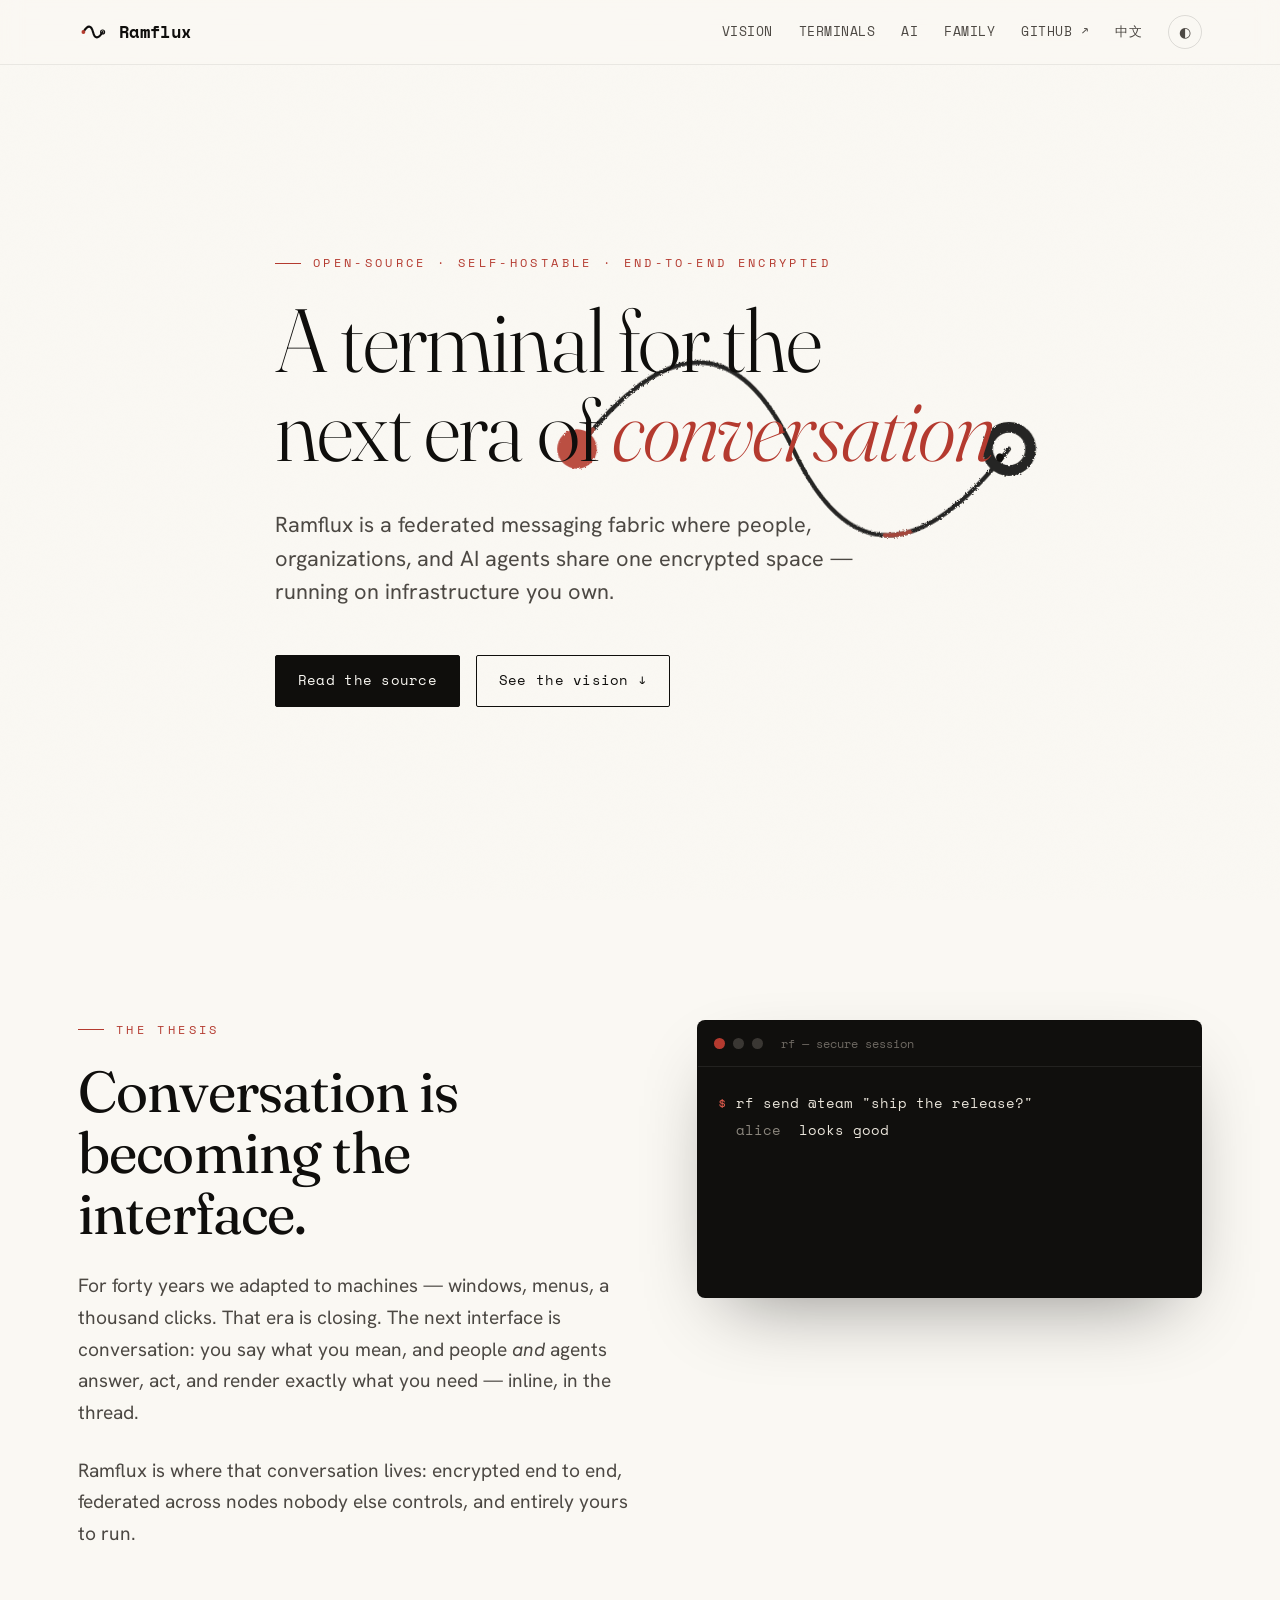
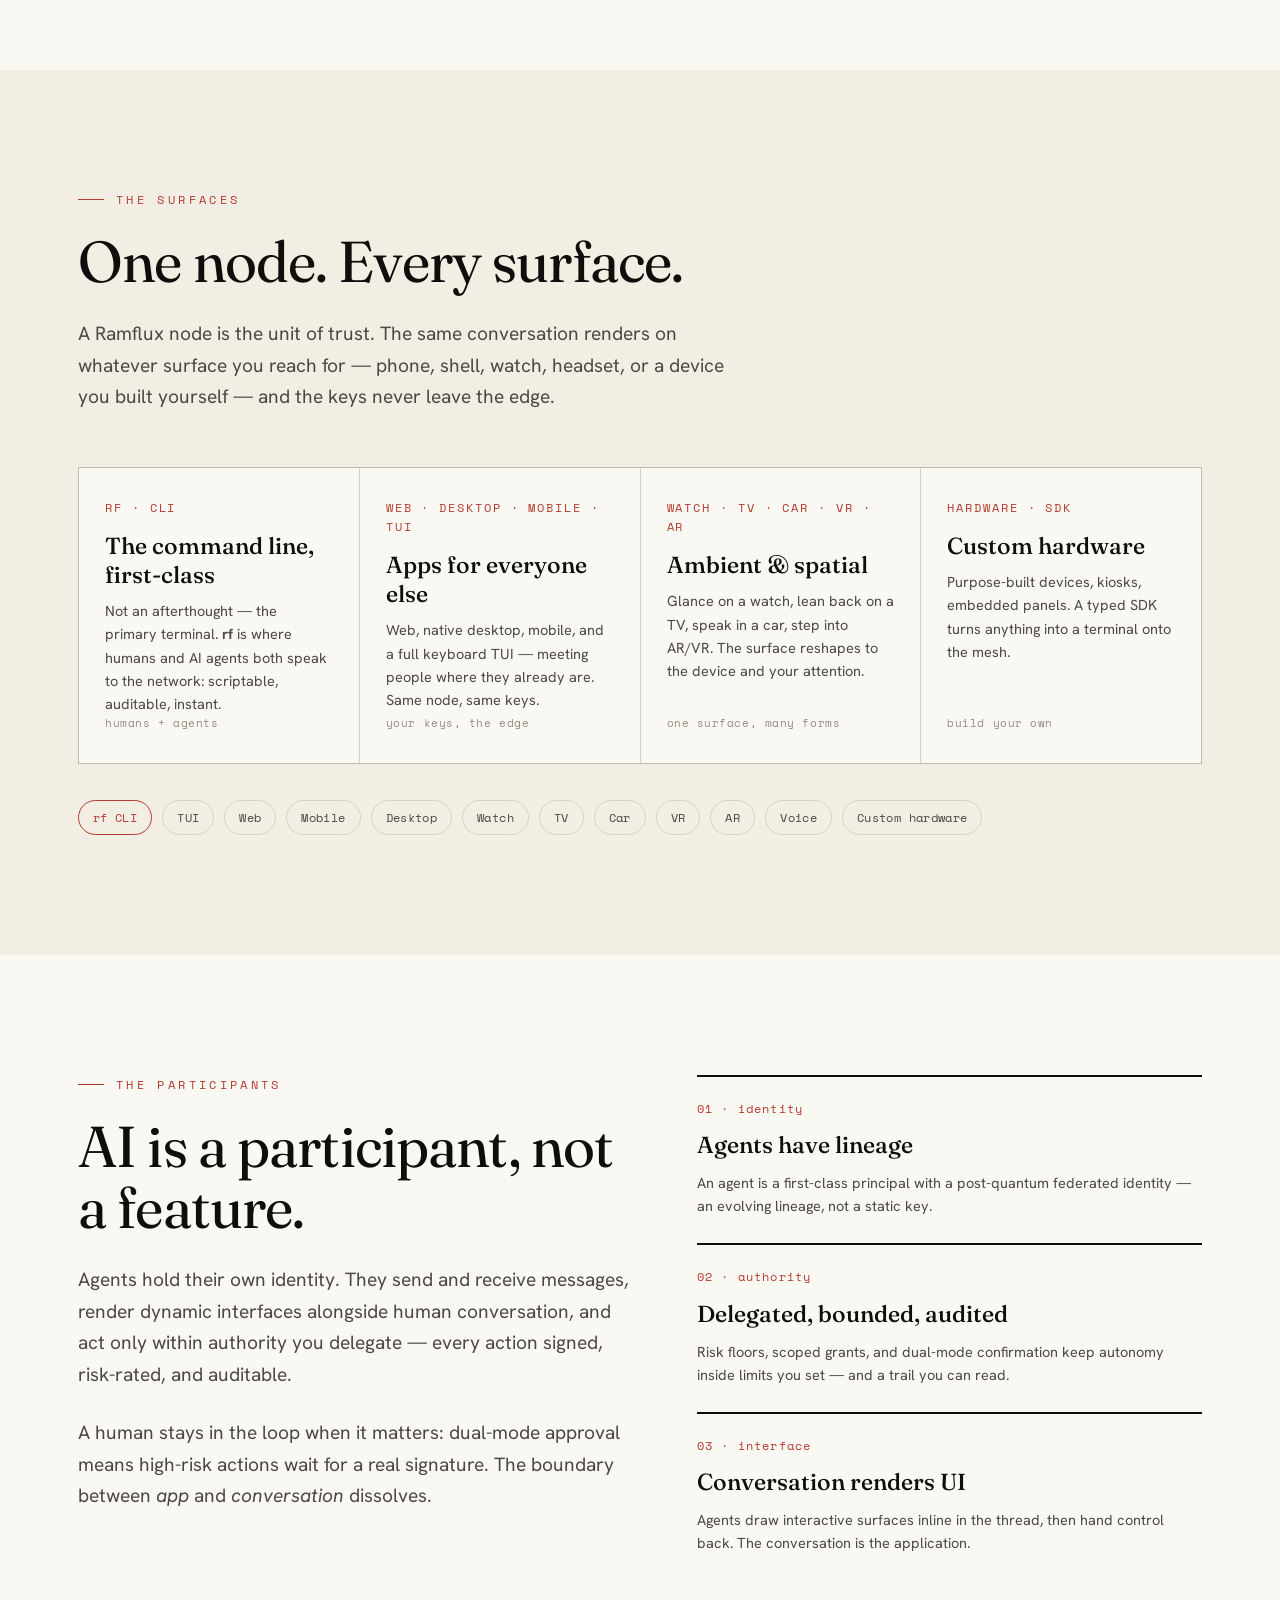
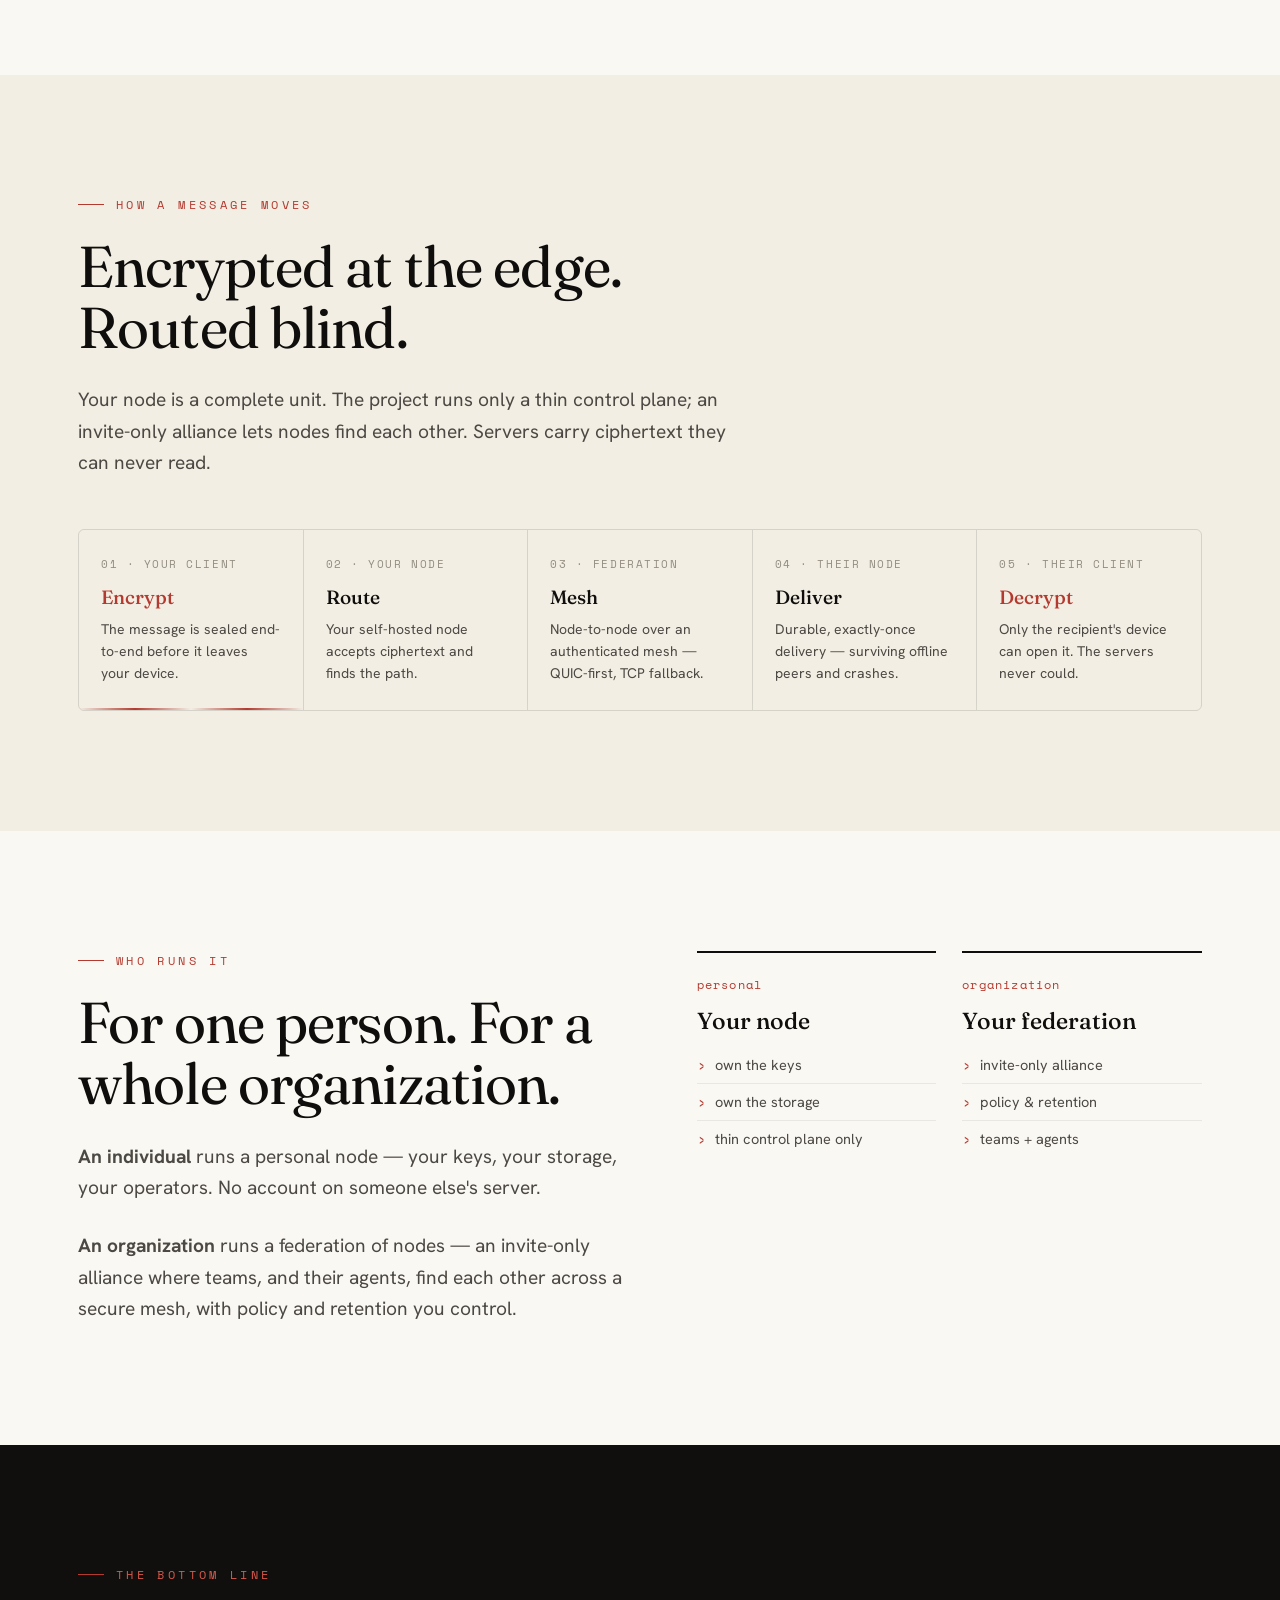
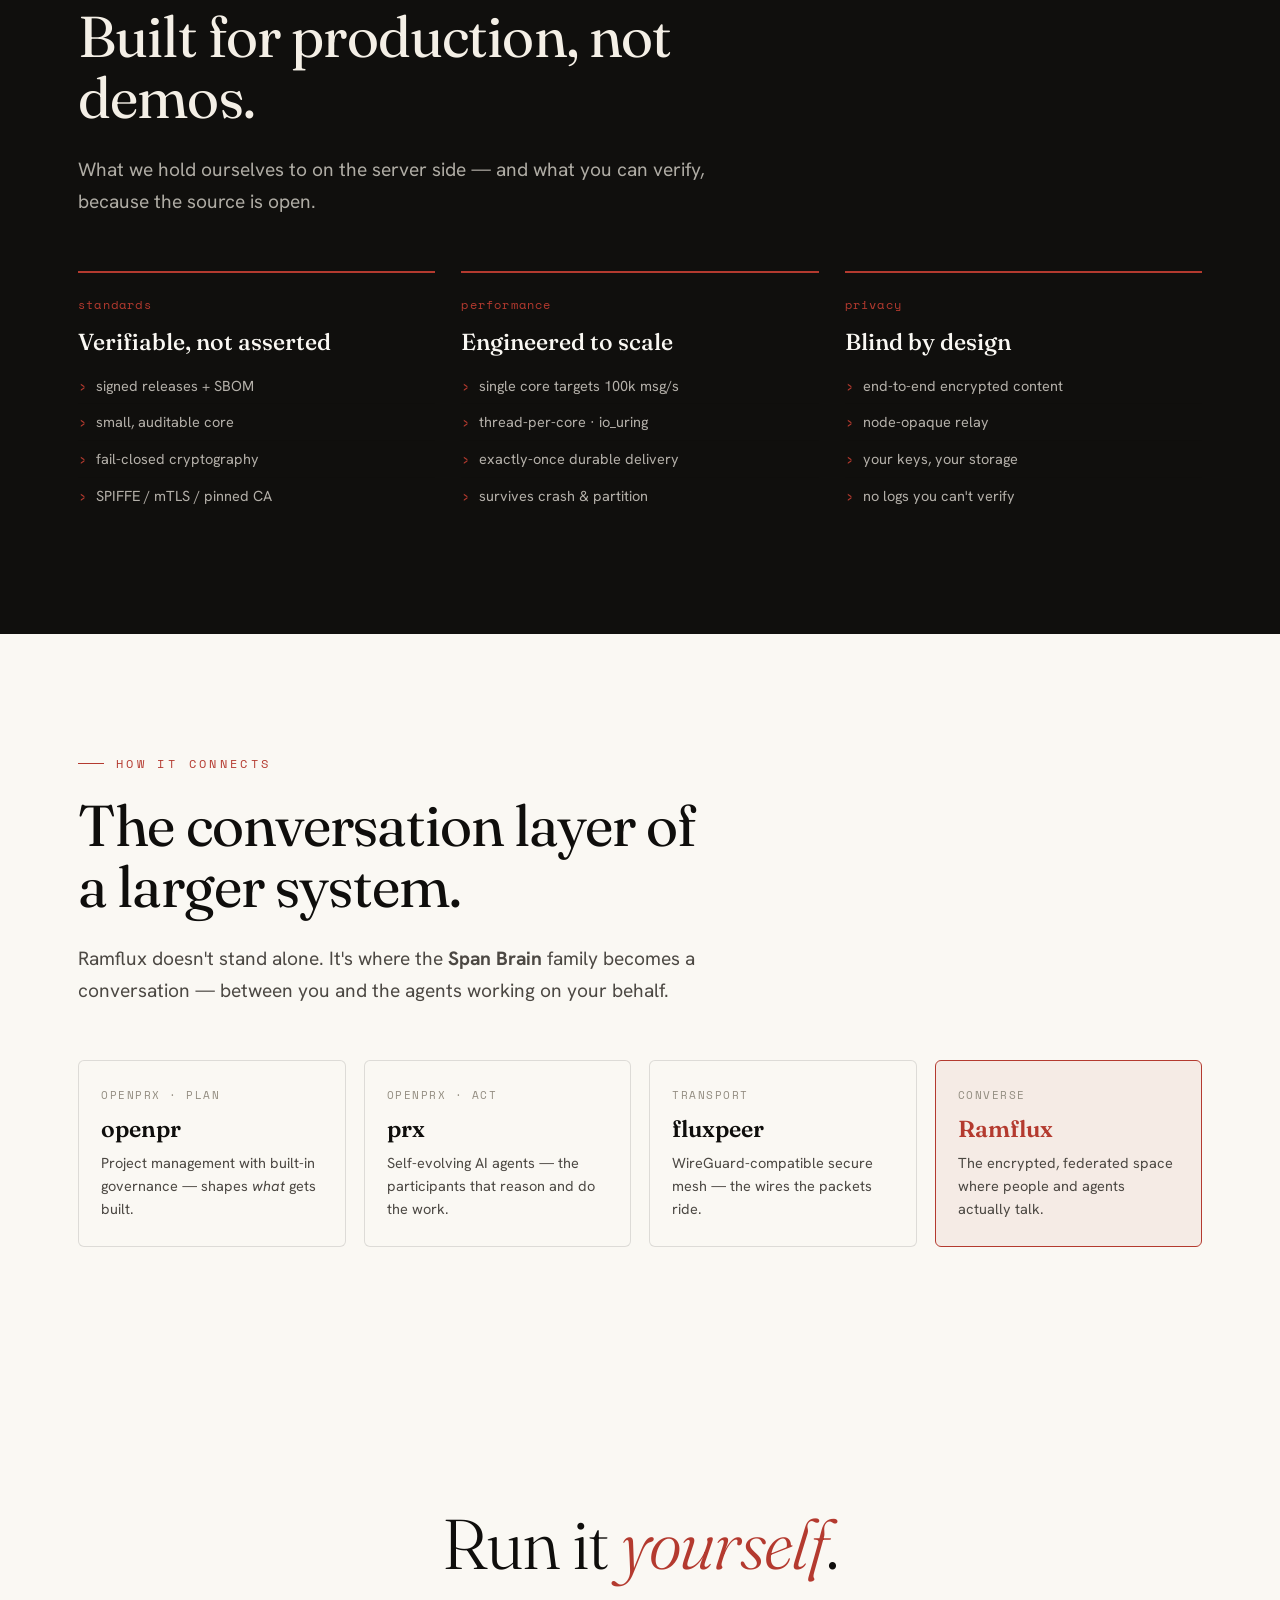
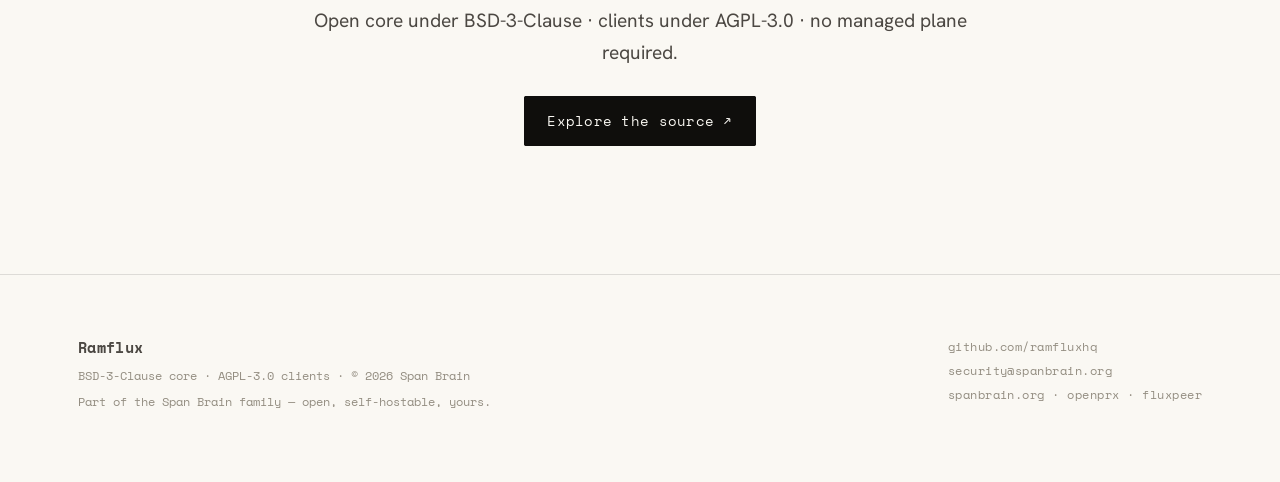
<file: index.html>
<!doctype html>
<html lang="en" data-theme="light">
<head>
<meta charset="utf-8" />
<meta name="viewport" content="width=device-width, initial-scale=1" />
<script>document.documentElement.classList.add('js')</script>
<title>Ramflux — a terminal for the next era of conversation</title>
<meta name="description" content="Open-source, self-hostable, end-to-end-encrypted federated messaging where people, organizations, and AI agents share one space." />
<meta name="theme-color" content="#b43a2f" />
<link rel="icon" type="image/svg+xml" href="favicon.svg" />
<link rel="preconnect" href="https://fonts.googleapis.com">
<link rel="preconnect" href="https://fonts.gstatic.com" crossorigin>
<link href="https://fonts.googleapis.com/css2?family=Fraunces:opsz,wght@9..144,300;9..144,400;9..144,500;9..144,600&family=Space+Mono:wght@400;700&family=Hanken+Grotesk:wght@400;500;600&display=swap" rel="stylesheet">
<link rel="stylesheet" href="site.css">
</head>
<body>

<!-- brand mark (reused) -->
<svg width="0" height="0" style="position:absolute"><defs>
  <filter id="ink" x="-25%" y="-25%" width="150%" height="150%"><feTurbulence type="fractalNoise" baseFrequency="0.9" numOctaves="2" seed="5"/><feDisplacementMap in="SourceGraphic" scale="1.6"/></filter>
</defs></svg>

<header class="bar"><div class="wrap">
  <a class="brand" href="#top">
    <svg viewBox="0 0 100 100"><g filter="url(#ink)"><path d="M 18 50 C 32 26,44 26,50 50 C 56 74,68 74,82 50" fill="none" stroke="var(--fg)" stroke-width="7" stroke-linecap="round"/><circle cx="18" cy="50" r="6.4" fill="var(--vermilion)"/><circle cx="82" cy="50" r="6.6" fill="none" stroke="var(--fg)" stroke-width="4"/></g></svg>
    Ramflux
  </a>
  <nav class="navlinks">
    <a href="#vision">Vision</a>
    <a href="#terminals">Terminals</a>
    <a href="#ai">AI</a>
    <a href="#family">Family</a>
    <a class="ghub" href="https://github.com/ramfluxhq" target="_blank" rel="noopener">GitHub ↗</a>
    <a class="lang" href="zh.html" title="中文">中文</a>
    <button class="tbtn" id="themeBtn" aria-label="toggle theme">◐</button>
  </nav>
</div></header>

<a id="top"></a>
<!-- ===================== HERO ===================== -->
<section class="hero"><div class="wrap">
  <div class="fluxwrap">
    <svg viewBox="0 0 300 200" width="100%">
      <g filter="url(#ink)">
        <path class="flux-path" pathLength="1" d="M 30 100 C 80 36,120 36,150 100 C 180 164,220 164,270 100"/>
        <path class="flux-flow" d="M 30 100 C 80 36,120 36,150 100 C 180 164,220 164,270 100"/>
        <circle class="seal" cx="30" cy="100" r="11" fill="var(--vermilion)"/>
        <circle cx="270" cy="100" r="12" fill="none" stroke="var(--fg)" stroke-width="6"/>
      </g>
    </svg>
  </div>
  <div class="eyebrow">open-source · self-hostable · end-to-end encrypted</div>
  <h1>A terminal for the<br>next era of <em>conversation</em>.</h1>
  <p class="sub">Ramflux is a federated messaging fabric where people, organizations, and AI agents share one encrypted space — running on infrastructure you own.</p>
  <div class="cta">
    <a class="btn" href="https://github.com/ramfluxhq" target="_blank" rel="noopener">Read the source</a>
    <a class="btn ghost" href="#vision">See the vision ↓</a>
  </div>
</div></section>

<!-- ===================== VISION ===================== -->
<section id="vision"><div class="wrap grid2">
  <div class="reveal">
    <div class="eyebrow">the thesis</div>
    <h2 class="big">Conversation is becoming the interface.</h2>
    <p class="lead">For forty years we adapted to machines — windows, menus, a thousand clicks. That era is closing. The next interface is conversation: you say what you mean, and people <em>and</em> agents answer, act, and render exactly what you need — inline, in the thread.</p>
    <p class="lead">Ramflux is where that conversation lives: encrypted end to end, federated across nodes nobody else controls, and entirely yours to run.</p>
  </div>
  <div class="reveal term" id="termDemo">
    <div class="tt"><i class="r"></i><i></i><i></i><span>rf — secure session</span></div>
    <div class="body" id="termBody"></div>
  </div>
</div></section>

<!-- ===================== TERMINALS ===================== -->
<section id="terminals" style="background:var(--paper-soft)"><div class="wrap">
  <div class="reveal">
    <div class="eyebrow">the surfaces</div>
    <h2 class="big">One node. Every surface.</h2>
    <p class="lead">A Ramflux node is the unit of trust. The same conversation renders on whatever surface you reach for — phone, shell, watch, headset, or a device you built yourself — and the keys never leave the edge.</p>
  </div>
  <div class="cards reveal">
    <div class="card"><div class="k">rf · cli</div><h3>The command line, first-class</h3><p>Not an afterthought — the primary terminal. <b>rf</b> is where humans and AI agents both speak to the network: scriptable, auditable, instant.</p><div class="tag">humans + agents</div></div>
    <div class="card"><div class="k">web · desktop · mobile · tui</div><h3>Apps for everyone else</h3><p>Web, native desktop, mobile, and a full keyboard TUI — meeting people where they already are. Same node, same keys.</p><div class="tag">your keys, the edge</div></div>
    <div class="card"><div class="k">watch · tv · car · vr · ar</div><h3>Ambient &amp; spatial</h3><p>Glance on a watch, lean back on a TV, speak in a car, step into AR/VR. The surface reshapes to the device and your attention.</p><div class="tag">one surface, many forms</div></div>
    <div class="card"><div class="k">hardware · sdk</div><h3>Custom hardware</h3><p>Purpose-built devices, kiosks, embedded panels. A typed SDK turns anything into a terminal onto the mesh.</p><div class="tag">build your own</div></div>
  </div>
  <div class="spectrum reveal">
    <span class="hot">rf CLI</span><span>TUI</span><span>Web</span><span>Mobile</span><span>Desktop</span><span>Watch</span><span>TV</span><span>Car</span><span>VR</span><span>AR</span><span>Voice</span><span>Custom hardware</span>
  </div>
</div></section>

<!-- ===================== AI ===================== -->
<section id="ai"><div class="wrap grid2">
  <div class="reveal">
    <div class="eyebrow">the participants</div>
    <h2 class="big">AI is a participant, not a feature.</h2>
    <p class="lead">Agents hold their own identity. They send and receive messages, render dynamic interfaces alongside human conversation, and act only within authority you delegate — every action signed, risk-rated, and auditable.</p>
    <p class="lead">A human stays in the loop when it matters: dual-mode approval means high-risk actions wait for a real signature. The boundary between <em>app</em> and <em>conversation</em> dissolves.</p>
  </div>
  <div class="reveal">
    <div class="std" style="margin-top:0;grid-template-columns:1fr">
      <div class="s"><div class="num">01 · identity</div><h4>Agents have lineage</h4><p style="font-size:14.5px;color:var(--ink-mute)">An agent is a first-class principal with a post-quantum federated identity — an evolving lineage, not a static key.</p></div>
      <div class="s"><div class="num">02 · authority</div><h4>Delegated, bounded, audited</h4><p style="font-size:14.5px;color:var(--ink-mute)">Risk floors, scoped grants, and dual-mode confirmation keep autonomy inside limits you set — and a trail you can read.</p></div>
      <div class="s"><div class="num">03 · interface</div><h4>Conversation renders UI</h4><p style="font-size:14.5px;color:var(--ink-mute)">Agents draw interactive surfaces inline in the thread, then hand control back. The conversation is the application.</p></div>
    </div>
  </div>
</div></section>

<!-- ===================== MESSAGE FLOW ===================== -->
<section style="background:var(--paper-soft)"><div class="wrap">
  <div class="reveal">
    <div class="eyebrow">how a message moves</div>
    <h2 class="big">Encrypted at the edge. Routed blind.</h2>
    <p class="lead">Your node is a complete unit. The project runs only a thin control plane; an invite-only alliance lets nodes find each other. Servers carry ciphertext they can never read.</p>
  </div>
  <div class="flow reveal">
    <div class="node enc"><div class="n">01 · your client</div><strong>Encrypt</strong><p>The message is sealed end-to-end before it leaves your device.</p><div class="pulse"></div></div>
    <div class="node"><div class="n">02 · your node</div><strong>Route</strong><p>Your self-hosted node accepts ciphertext and finds the path.</p></div>
    <div class="node"><div class="n">03 · federation</div><strong>Mesh</strong><p>Node-to-node over an authenticated mesh — QUIC-first, TCP fallback.</p></div>
    <div class="node"><div class="n">04 · their node</div><strong>Deliver</strong><p>Durable, exactly-once delivery — surviving offline peers and crashes.</p></div>
    <div class="node dec"><div class="n">05 · their client</div><strong>Decrypt</strong><p>Only the recipient's device can open it. The servers never could.</p></div>
  </div>
</div></section>

<!-- ===================== SCALE: INDIVIDUAL / ORG ===================== -->
<section><div class="wrap grid2">
  <div class="reveal">
    <div class="eyebrow">who runs it</div>
    <h2 class="big">For one person. For a whole organization.</h2>
    <p class="lead"><b>An individual</b> runs a personal node — your keys, your storage, your operators. No account on someone else's server.</p>
    <p class="lead"><b>An organization</b> runs a federation of nodes — an invite-only alliance where teams, and their agents, find each other across a secure mesh, with policy and retention you control.</p>
  </div>
  <div class="reveal">
    <div class="std" style="margin-top:0;grid-template-columns:1fr 1fr">
      <div class="s"><div class="num">personal</div><h4>Your node</h4><ul><li>own the keys</li><li>own the storage</li><li>thin control plane only</li></ul></div>
      <div class="s"><div class="num">organization</div><h4>Your federation</h4><ul><li>invite-only alliance</li><li>policy &amp; retention</li><li>teams + agents</li></ul></div>
    </div>
  </div>
</div></section>

<!-- ===================== STANDARDS / PERFORMANCE / PRIVACY ===================== -->
<section id="standards" style="background:#100f0d;color:#f4efe6"><div class="wrap">
  <div class="reveal">
    <div class="eyebrow" style="color:var(--vermilion-bright)">the bottom line</div>
    <h2 class="big" style="color:#f4efe6">Built for production, not demos.</h2>
    <p class="lead" style="color:rgba(244,239,230,.7)">What we hold ourselves to on the server side — and what you can verify, because the source is open.</p>
  </div>
  <div class="std reveal">
    <div class="s" style="border-color:var(--vermilion)"><div class="num">standards</div><h4 style="color:var(--paper)">Verifiable, not asserted</h4><ul style="color:rgba(244,239,230,.72)"><li>signed releases + SBOM</li><li>small, auditable core</li><li>fail-closed cryptography</li><li>SPIFFE / mTLS / pinned CA</li></ul></div>
    <div class="s" style="border-color:var(--vermilion)"><div class="num">performance</div><h4 style="color:var(--paper)">Engineered to scale</h4><ul style="color:rgba(244,239,230,.72)"><li>single core targets 100k msg/s</li><li>thread-per-core · io_uring</li><li>exactly-once durable delivery</li><li>survives crash &amp; partition</li></ul></div>
    <div class="s" style="border-color:var(--vermilion)"><div class="num">privacy</div><h4 style="color:var(--paper)">Blind by design</h4><ul style="color:rgba(244,239,230,.72)"><li>end-to-end encrypted content</li><li>node-opaque relay</li><li>your keys, your storage</li><li>no logs you can't verify</li></ul></div>
  </div>
</div></section>

<!-- ===================== FAMILY ===================== -->
<section id="family"><div class="wrap">
  <div class="reveal">
    <div class="eyebrow">how it connects</div>
    <h2 class="big">The conversation layer of a larger system.</h2>
    <p class="lead">Ramflux doesn't stand alone. It's where the <b>Span Brain</b> family becomes a conversation — between you and the agents working on your behalf.</p>
  </div>
  <div class="fam reveal">
    <div class="f"><div class="role">openprx · plan</div><h4>openpr</h4><p>Project management with built-in governance — shapes <em>what</em> gets built.</p></div>
    <div class="f"><div class="role">openprx · act</div><h4>prx</h4><p>Self-evolving AI agents — the participants that reason and do the work.</p></div>
    <div class="f"><div class="role">transport</div><h4>fluxpeer</h4><p>WireGuard-compatible secure mesh — the wires the packets ride.</p></div>
    <div class="f me"><div class="role">converse</div><h4>Ramflux</h4><p>The encrypted, federated space where people and agents actually talk.</p></div>
  </div>
</div></section>

<!-- ===================== FINAL CTA ===================== -->
<section class="final"><div class="wrap">
  <div class="reveal">
    <h2>Run it <em>yourself</em>.</h2>
    <p class="lead" style="margin:24px auto 0;text-align:center">Open core under BSD-3-Clause · clients under AGPL-3.0 · no managed plane required.</p>
    <div class="cta" style="justify-content:center;margin-top:38px"><a class="btn" href="https://github.com/ramfluxhq" target="_blank" rel="noopener">Explore the source ↗</a></div>
  </div>
</div></section>

<footer><div class="wrap">
  <div>
    <div class="brand" style="font-size:15px">Ramflux</div>
    <div class="lic">BSD-3-Clause core · AGPL-3.0 clients · © 2026 Span Brain</div>
    <div class="lic">Part of the Span Brain family — open, self-hostable, yours.</div>
  </div>
  <div class="mono">
    <a href="https://github.com/ramfluxhq" target="_blank" rel="noopener">github.com/ramfluxhq</a><br>
    <a href="mailto:security@spanbrain.org">security@spanbrain.org</a><br>
    <a href="https://spanbrain.org" target="_blank" rel="noopener">spanbrain.org</a> · <a href="https://openprx.dev" target="_blank" rel="noopener">openprx</a> · <a href="https://fluxpeer.org" target="_blank" rel="noopener">fluxpeer</a>
  </div>
</div></footer>

<script>
// theme toggle (respects system, remembers)
const root=document.documentElement, tb=document.getElementById('themeBtn');
const saved=localStorage.getItem('rf-theme');
if(saved) root.dataset.theme=saved;
else if(matchMedia('(prefers-color-scheme:dark)').matches) root.dataset.theme='dark';
tb.onclick=()=>{const n=root.dataset.theme==='dark'?'light':'dark';root.dataset.theme=n;localStorage.setItem('rf-theme',n)};

// reveal on scroll
const io=new IntersectionObserver(es=>es.forEach(e=>{if(e.isIntersecting){e.target.classList.add('in');io.unobserve(e.target)}}),{threshold:.16});
document.querySelectorAll('.reveal').forEach(el=>io.observe(el));

// terminal typewriter
const lines=[
  {c:'p',t:'$ '},{c:'',t:'rf send @team "ship the release?"\n'},
  {c:'who',t:'  alice  '},{c:'',t:'looks good — ship it\n'},
  {c:'ai',t:'  ∆ planner  '},{c:'',t:'drafting release notes from openpr…\n'},
  {c:'ai',t:'  ∆ planner  '},{c:'',t:'[ approve publish ?]  '},{c:'ok',t:'awaiting signature\n'},
  {c:'p',t:'$ '},{c:'',t:'rf approve --sign\n'},
  {c:'ok',t:'  ✓ approved · signed · audited\n'},
];
const body=document.getElementById('termBody');
let li=0,ci=0,curSpan=null;
function type(){
  if(li>=lines.length){setTimeout(()=>{body.innerHTML='';li=0;ci=0;curSpan=null;type();},4200);return;}
  const seg=lines[li];
  if(ci===0){curSpan=document.createElement('span');curSpan.className='ln '+seg.c;body.appendChild(curSpan);}
  curSpan.textContent=seg.t.slice(0,ci+1);
  const justNL=seg.t[ci]==='\n';
  ci++;
  if(ci>=seg.t.length){li++;ci=0;}
  const speed=seg.c==='p'?55:18;
  setTimeout(type, justNL?240:speed);
}
// start terminal when visible
const tObs=new IntersectionObserver(es=>es.forEach(e=>{if(e.isIntersecting){type();tObs.disconnect()}}),{threshold:.4});
tObs.observe(document.getElementById('termDemo'));

// (download/copy CTA removed)
</script>
</body>
</html>
</file>
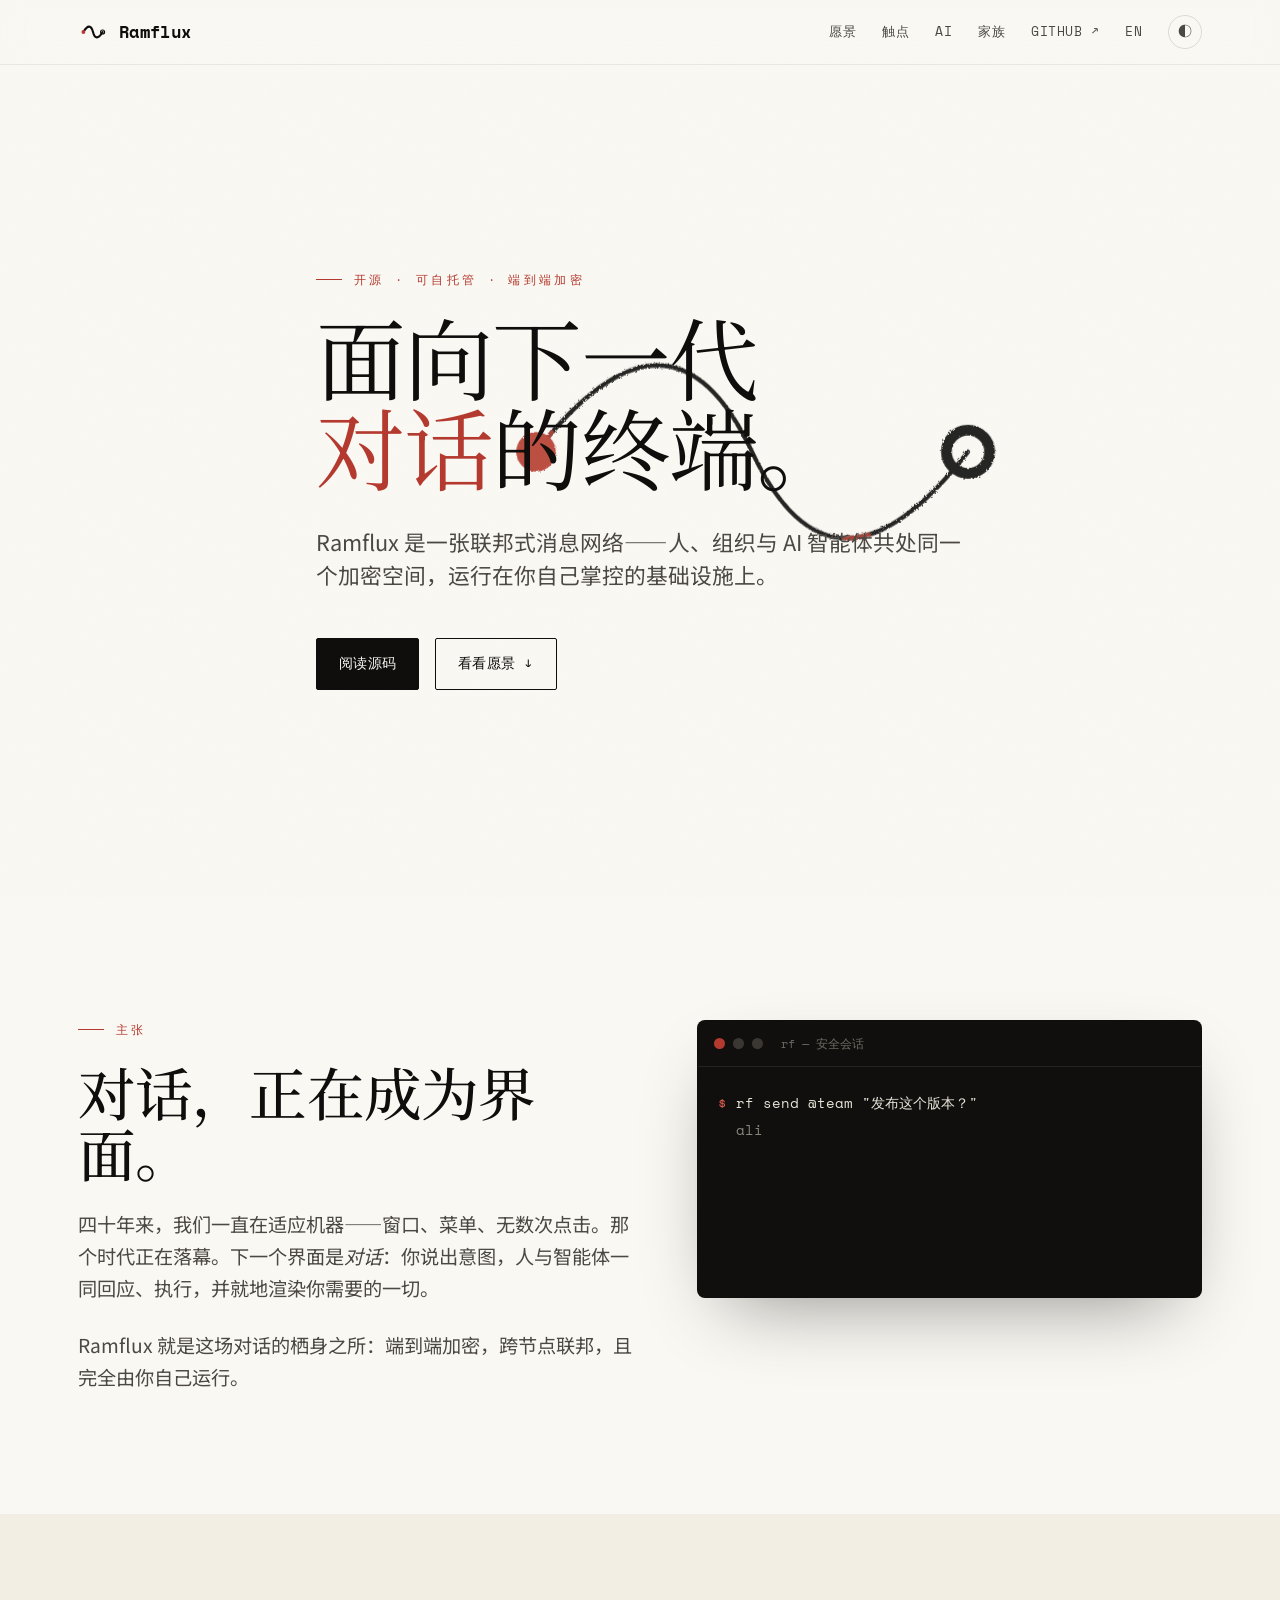
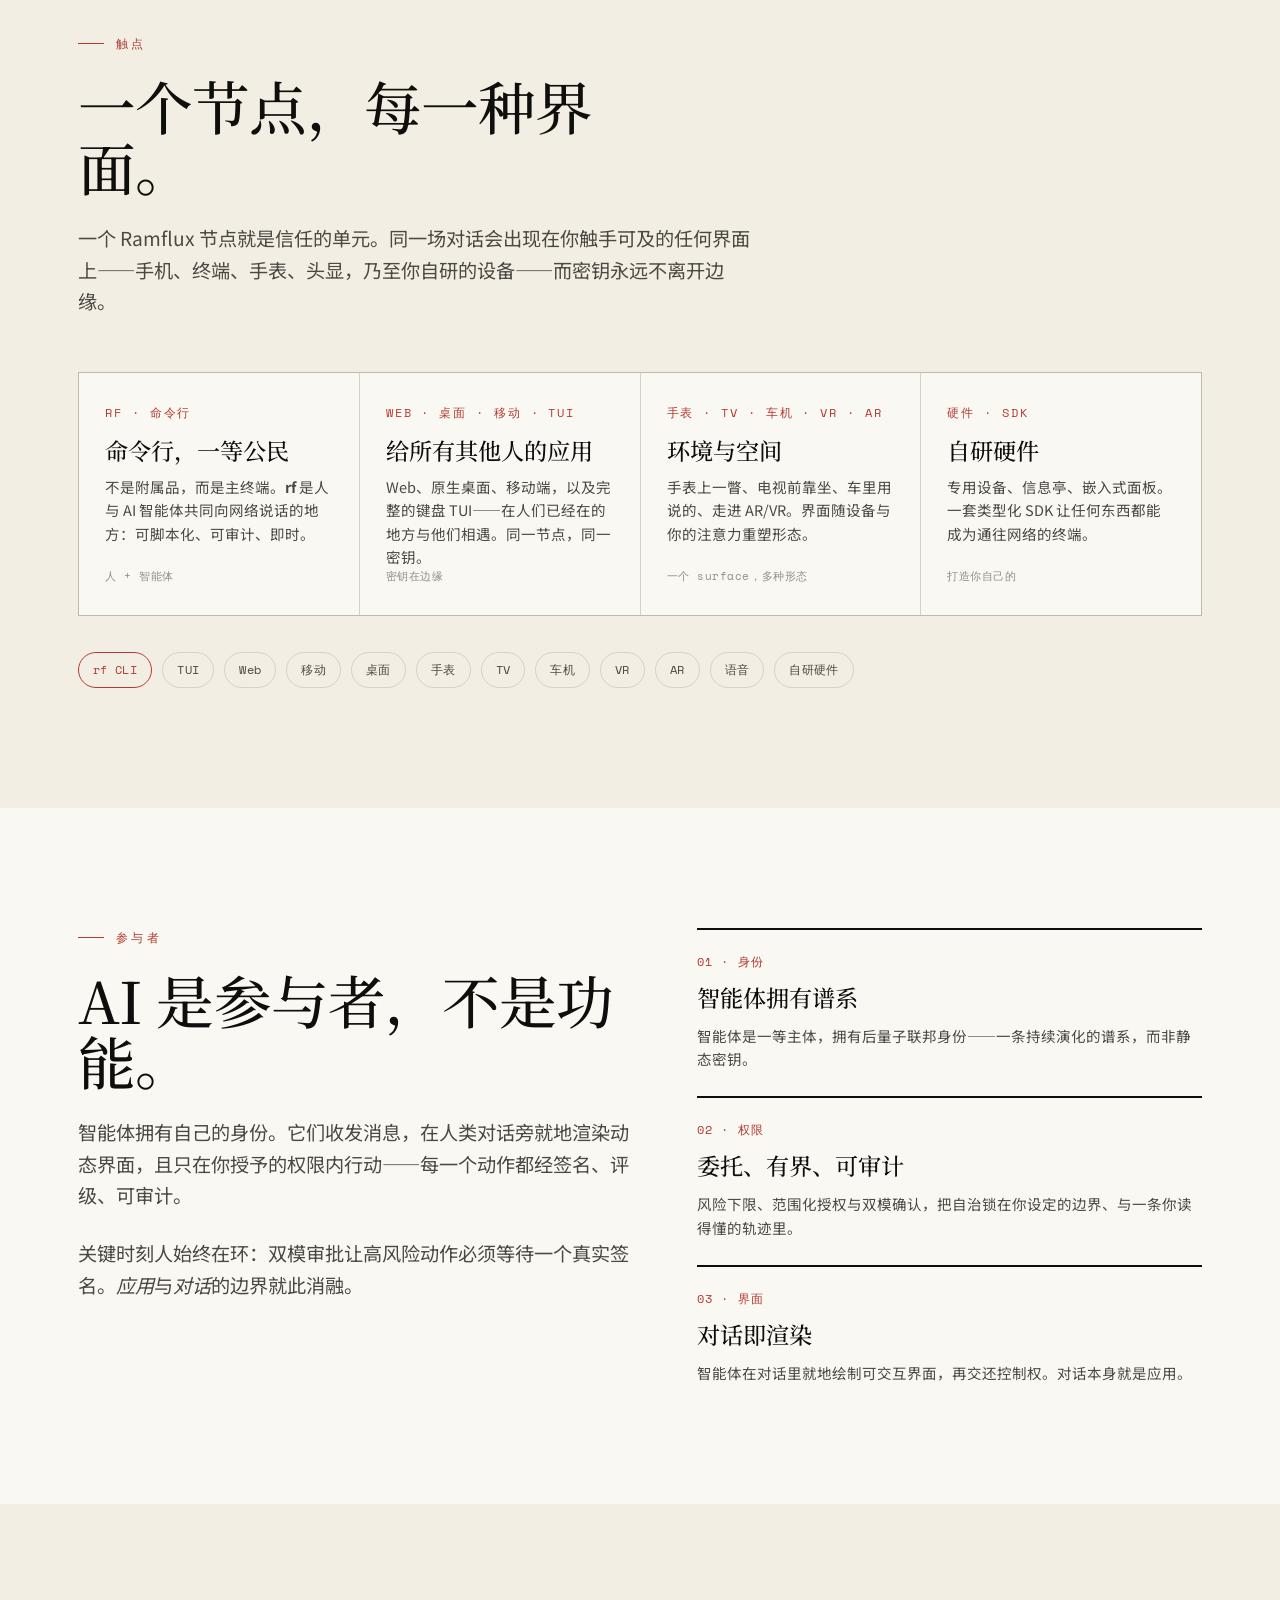
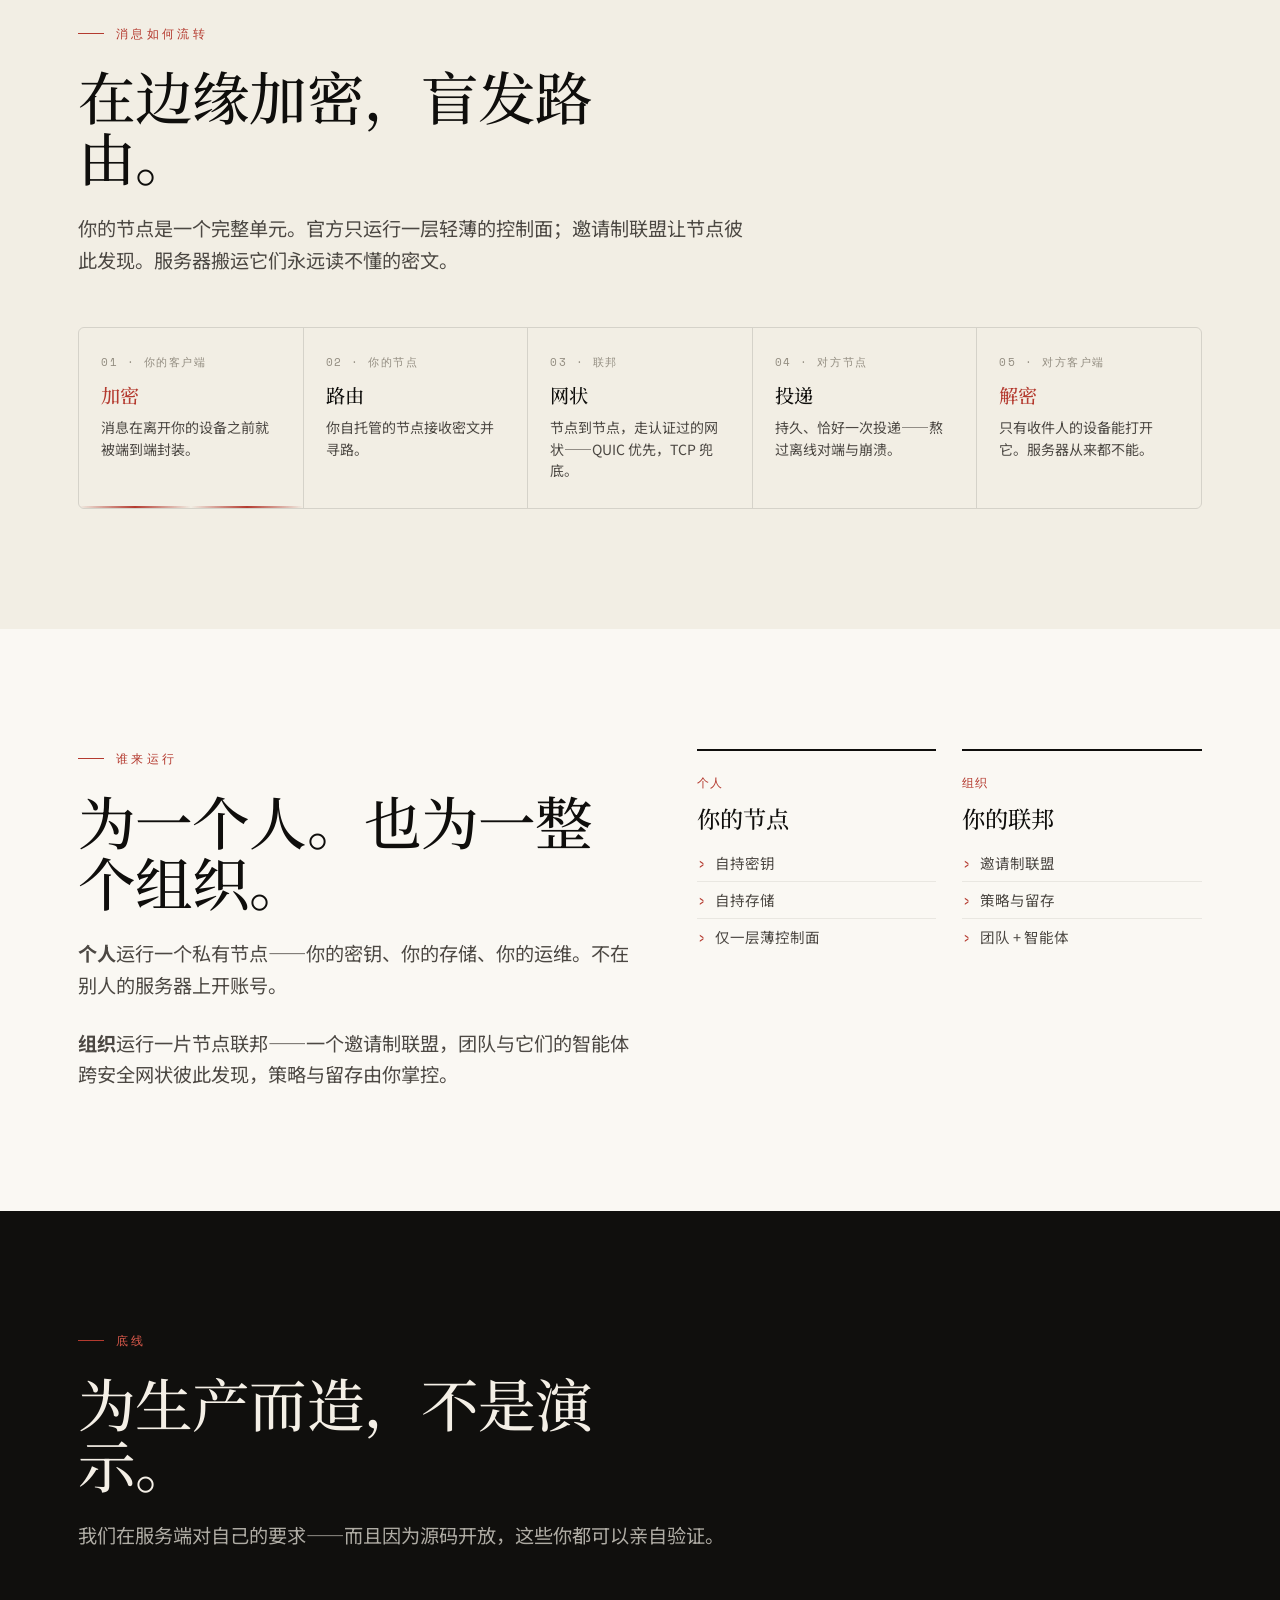
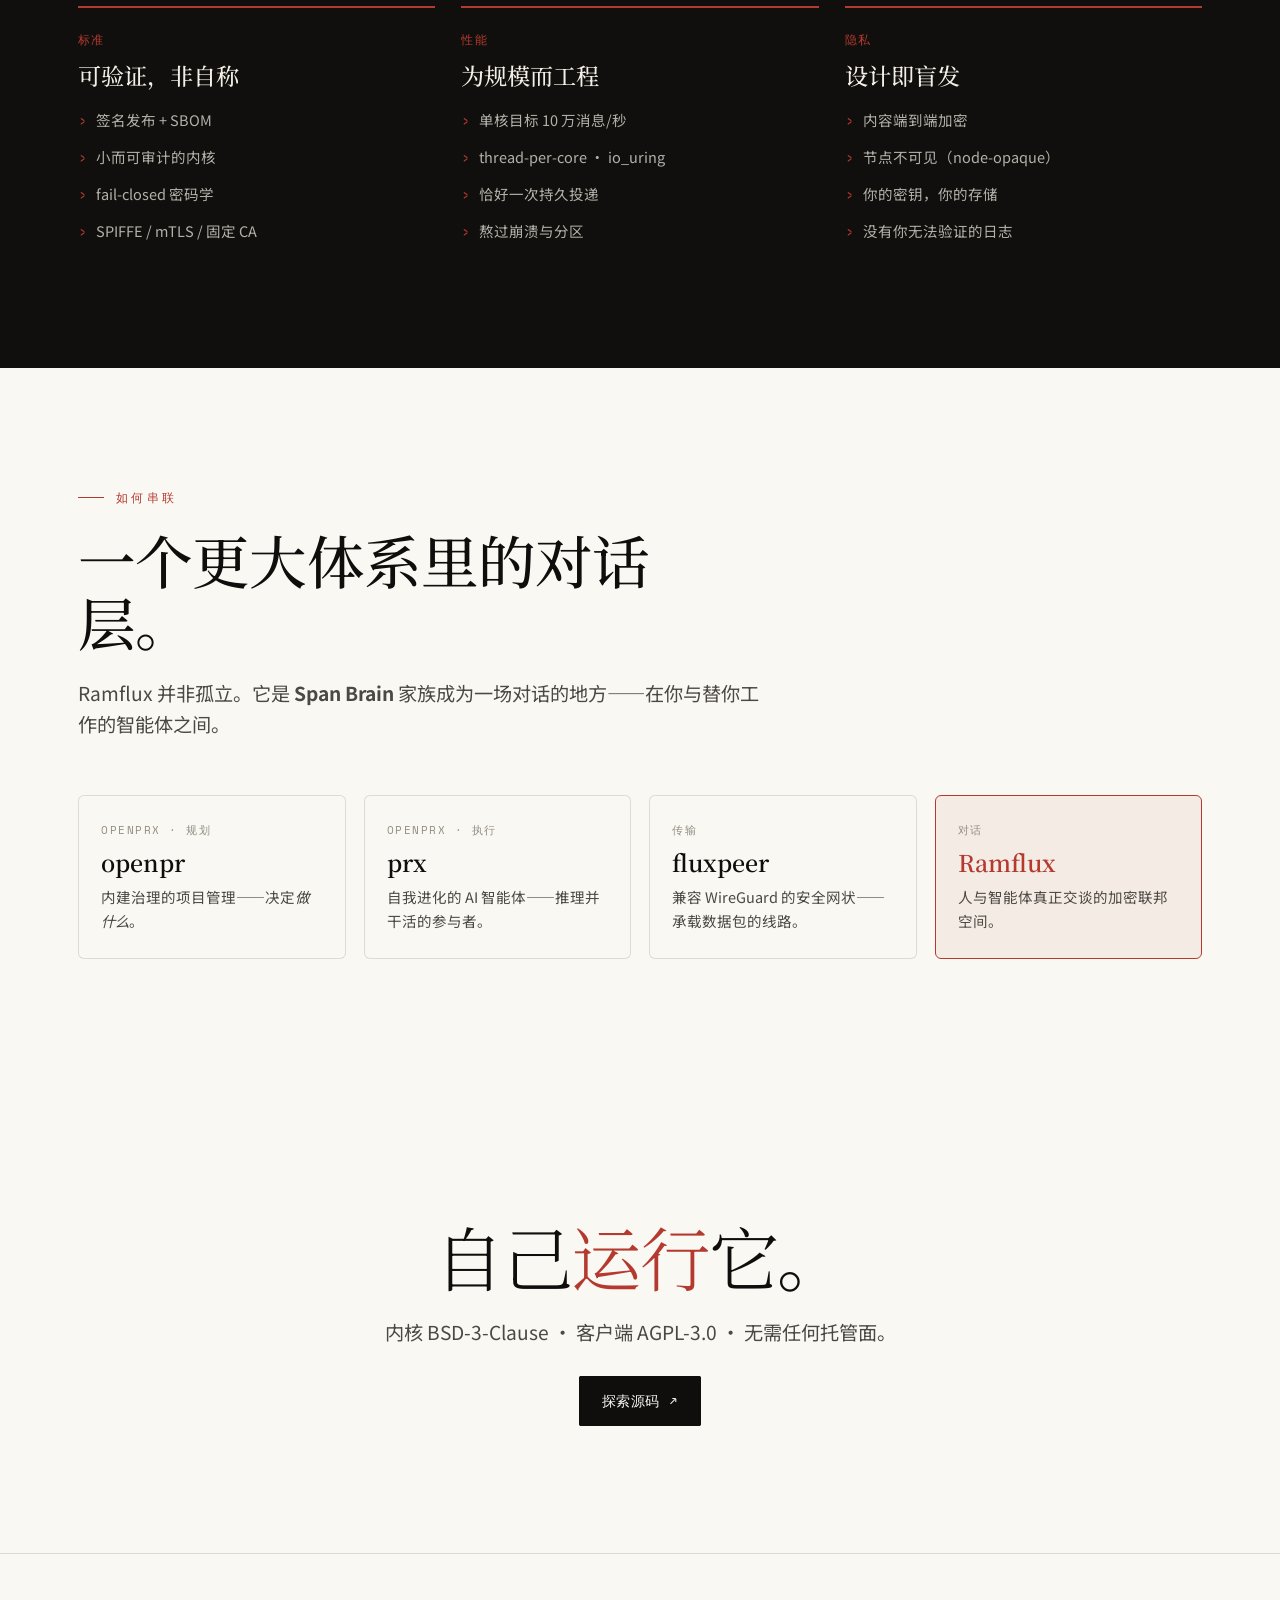
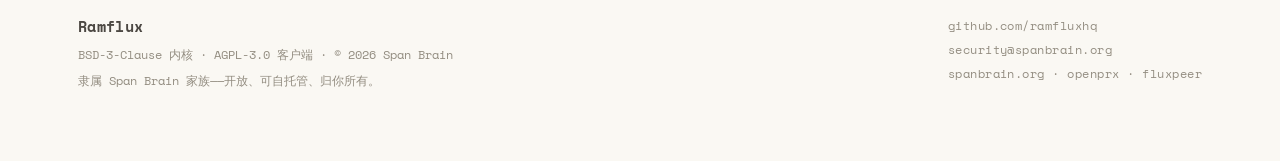
<file: zh.html>
<!doctype html>
<html lang="zh-CN" data-theme="light">
<head>
<meta charset="utf-8" />
<meta name="viewport" content="width=device-width, initial-scale=1" />
<script>document.documentElement.classList.add('js')</script>
<title>Ramflux — 面向下一代对话的终端</title>
<meta name="description" content="开源、可自托管、端到端加密的联邦式消息系统——人、组织与 AI 智能体共处同一个空间。" />
<meta name="theme-color" content="#b43a2f" />
<link rel="icon" type="image/svg+xml" href="favicon.svg" />
<link rel="preconnect" href="https://fonts.googleapis.com">
<link rel="preconnect" href="https://fonts.gstatic.com" crossorigin>
<link href="https://fonts.googleapis.com/css2?family=Noto+Serif+SC:wght@300;400;500;600;700&family=Noto+Sans+SC:wght@300;400;500;700&family=Space+Mono:wght@400;700&display=swap" rel="stylesheet">
<link rel="stylesheet" href="site.css">
<style>
:root{--serif:'Noto Serif SC',Georgia,serif;--sans:'Noto Sans SC',system-ui,sans-serif}
.hero h1 em,.big em,.final h2 em{font-style:normal}
.hero h1{font-weight:400}
h2.big{font-weight:500}
body{font-size:16.5px}
</style>
</head>
<body>

<svg width="0" height="0" style="position:absolute"><defs>
  <filter id="ink" x="-25%" y="-25%" width="150%" height="150%"><feTurbulence type="fractalNoise" baseFrequency="0.9" numOctaves="2" seed="5"/><feDisplacementMap in="SourceGraphic" scale="1.6"/></filter>
</defs></svg>

<header class="bar"><div class="wrap">
  <a class="brand" href="#top">
    <svg viewBox="0 0 100 100"><g filter="url(#ink)"><path d="M 18 50 C 32 26,44 26,50 50 C 56 74,68 74,82 50" fill="none" stroke="var(--fg)" stroke-width="7" stroke-linecap="round"/><circle cx="18" cy="50" r="6.4" fill="var(--vermilion)"/><circle cx="82" cy="50" r="6.6" fill="none" stroke="var(--fg)" stroke-width="4"/></g></svg>
    Ramflux
  </a>
  <nav class="navlinks">
    <a href="#vision">愿景</a>
    <a href="#terminals">触点</a>
    <a href="#ai">AI</a>
    <a href="#family">家族</a>
    <a class="ghub" href="https://github.com/ramfluxhq" target="_blank" rel="noopener">GitHub ↗</a>
    <a class="lang" href="index.html" title="English">EN</a>
    <button class="tbtn" id="themeBtn" aria-label="切换主题">◐</button>
  </nav>
</div></header>

<a id="top"></a>
<section class="hero"><div class="wrap">
  <div class="fluxwrap">
    <svg viewBox="0 0 300 200" width="100%">
      <g filter="url(#ink)">
        <path class="flux-path" pathLength="1" d="M 30 100 C 80 36,120 36,150 100 C 180 164,220 164,270 100"/>
        <path class="flux-flow" d="M 30 100 C 80 36,120 36,150 100 C 180 164,220 164,270 100"/>
        <circle class="seal" cx="30" cy="100" r="11" fill="var(--vermilion)"/>
        <circle cx="270" cy="100" r="12" fill="none" stroke="var(--fg)" stroke-width="6"/>
      </g>
    </svg>
  </div>
  <div class="eyebrow">开源 · 可自托管 · 端到端加密</div>
  <h1>面向下一代<br><em>对话</em>的终端。</h1>
  <p class="sub">Ramflux 是一张联邦式消息网络——人、组织与 AI 智能体共处同一个加密空间，运行在你自己掌控的基础设施上。</p>
  <div class="cta">
    <a class="btn" href="https://github.com/ramfluxhq" target="_blank" rel="noopener">阅读源码</a>
    <a class="btn ghost" href="#vision">看看愿景 ↓</a>
  </div>
</div></section>

<section id="vision"><div class="wrap grid2">
  <div class="reveal">
    <div class="eyebrow">主张</div>
    <h2 class="big">对话，正在成为界面。</h2>
    <p class="lead">四十年来，我们一直在适应机器——窗口、菜单、无数次点击。那个时代正在落幕。下一个界面是<em>对话</em>：你说出意图，人与智能体一同回应、执行，并就地渲染你需要的一切。</p>
    <p class="lead">Ramflux 就是这场对话的栖身之所：端到端加密，跨节点联邦，且完全由你自己运行。</p>
  </div>
  <div class="reveal term" id="termDemo">
    <div class="tt"><i class="r"></i><i></i><i></i><span>rf — 安全会话</span></div>
    <div class="body" id="termBody"></div>
  </div>
</div></section>

<section id="terminals" style="background:var(--paper-soft)"><div class="wrap">
  <div class="reveal">
    <div class="eyebrow">触点</div>
    <h2 class="big">一个节点，每一种界面。</h2>
    <p class="lead">一个 Ramflux 节点就是信任的单元。同一场对话会出现在你触手可及的任何界面上——手机、终端、手表、头显，乃至你自研的设备——而密钥永远不离开边缘。</p>
  </div>
  <div class="cards reveal">
    <div class="card"><div class="k">rf · 命令行</div><h3>命令行，一等公民</h3><p>不是附属品，而是主终端。<b>rf</b> 是人与 AI 智能体共同向网络说话的地方：可脚本化、可审计、即时。</p><div class="tag">人 + 智能体</div></div>
    <div class="card"><div class="k">web · 桌面 · 移动 · tui</div><h3>给所有其他人的应用</h3><p>Web、原生桌面、移动端，以及完整的键盘 TUI——在人们已经在的地方与他们相遇。同一节点，同一密钥。</p><div class="tag">密钥在边缘</div></div>
    <div class="card"><div class="k">手表 · tv · 车机 · vr · ar</div><h3>环境与空间</h3><p>手表上一瞥、电视前靠坐、车里用说的、走进 AR/VR。界面随设备与你的注意力重塑形态。</p><div class="tag">一个 surface，多种形态</div></div>
    <div class="card"><div class="k">硬件 · sdk</div><h3>自研硬件</h3><p>专用设备、信息亭、嵌入式面板。一套类型化 SDK 让任何东西都能成为通往网络的终端。</p><div class="tag">打造你自己的</div></div>
  </div>
  <div class="spectrum reveal">
    <span class="hot">rf CLI</span><span>TUI</span><span>Web</span><span>移动</span><span>桌面</span><span>手表</span><span>TV</span><span>车机</span><span>VR</span><span>AR</span><span>语音</span><span>自研硬件</span>
  </div>
</div></section>

<section id="ai"><div class="wrap grid2">
  <div class="reveal">
    <div class="eyebrow">参与者</div>
    <h2 class="big">AI 是参与者，不是功能。</h2>
    <p class="lead">智能体拥有自己的身份。它们收发消息，在人类对话旁就地渲染动态界面，且只在你授予的权限内行动——每一个动作都经签名、评级、可审计。</p>
    <p class="lead">关键时刻人始终在环：双模审批让高风险动作必须等待一个真实签名。<em>应用</em>与<em>对话</em>的边界就此消融。</p>
  </div>
  <div class="reveal">
    <div class="std" style="margin-top:0;grid-template-columns:1fr">
      <div class="s"><div class="num">01 · 身份</div><h4>智能体拥有谱系</h4><p style="font-size:14.5px;color:var(--ink-mute)">智能体是一等主体，拥有后量子联邦身份——一条持续演化的谱系，而非静态密钥。</p></div>
      <div class="s"><div class="num">02 · 权限</div><h4>委托、有界、可审计</h4><p style="font-size:14.5px;color:var(--ink-mute)">风险下限、范围化授权与双模确认，把自治锁在你设定的边界、与一条你读得懂的轨迹里。</p></div>
      <div class="s"><div class="num">03 · 界面</div><h4>对话即渲染</h4><p style="font-size:14.5px;color:var(--ink-mute)">智能体在对话里就地绘制可交互界面，再交还控制权。对话本身就是应用。</p></div>
    </div>
  </div>
</div></section>

<section style="background:var(--paper-soft)"><div class="wrap">
  <div class="reveal">
    <div class="eyebrow">消息如何流转</div>
    <h2 class="big">在边缘加密，盲发路由。</h2>
    <p class="lead">你的节点是一个完整单元。官方只运行一层轻薄的控制面；邀请制联盟让节点彼此发现。服务器搬运它们永远读不懂的密文。</p>
  </div>
  <div class="flow reveal">
    <div class="node enc"><div class="n">01 · 你的客户端</div><strong>加密</strong><p>消息在离开你的设备之前就被端到端封装。</p><div class="pulse"></div></div>
    <div class="node"><div class="n">02 · 你的节点</div><strong>路由</strong><p>你自托管的节点接收密文并寻路。</p></div>
    <div class="node"><div class="n">03 · 联邦</div><strong>网状</strong><p>节点到节点，走认证过的网状——QUIC 优先，TCP 兜底。</p></div>
    <div class="node"><div class="n">04 · 对方节点</div><strong>投递</strong><p>持久、恰好一次投递——熬过离线对端与崩溃。</p></div>
    <div class="node dec"><div class="n">05 · 对方客户端</div><strong>解密</strong><p>只有收件人的设备能打开它。服务器从来都不能。</p></div>
  </div>
</div></section>

<section><div class="wrap grid2">
  <div class="reveal">
    <div class="eyebrow">谁来运行</div>
    <h2 class="big">为一个人。也为一整个组织。</h2>
    <p class="lead"><b>个人</b>运行一个私有节点——你的密钥、你的存储、你的运维。不在别人的服务器上开账号。</p>
    <p class="lead"><b>组织</b>运行一片节点联邦——一个邀请制联盟，团队与它们的智能体跨安全网状彼此发现，策略与留存由你掌控。</p>
  </div>
  <div class="reveal">
    <div class="std" style="margin-top:0;grid-template-columns:1fr 1fr">
      <div class="s"><div class="num">个人</div><h4>你的节点</h4><ul><li>自持密钥</li><li>自持存储</li><li>仅一层薄控制面</li></ul></div>
      <div class="s"><div class="num">组织</div><h4>你的联邦</h4><ul><li>邀请制联盟</li><li>策略与留存</li><li>团队 + 智能体</li></ul></div>
    </div>
  </div>
</div></section>

<section id="standards" style="background:#100f0d;color:#f4efe6"><div class="wrap">
  <div class="reveal">
    <div class="eyebrow" style="color:var(--vermilion-bright)">底线</div>
    <h2 class="big" style="color:#f4efe6">为生产而造，不是演示。</h2>
    <p class="lead" style="color:rgba(244,239,230,.7)">我们在服务端对自己的要求——而且因为源码开放，这些你都可以亲自验证。</p>
  </div>
  <div class="std reveal">
    <div class="s" style="border-color:var(--vermilion)"><div class="num">标准</div><h4 style="color:#f4efe6">可验证，非自称</h4><ul style="color:rgba(244,239,230,.72)"><li>签名发布 + SBOM</li><li>小而可审计的内核</li><li>fail-closed 密码学</li><li>SPIFFE / mTLS / 固定 CA</li></ul></div>
    <div class="s" style="border-color:var(--vermilion)"><div class="num">性能</div><h4 style="color:#f4efe6">为规模而工程</h4><ul style="color:rgba(244,239,230,.72)"><li>单核目标 10 万消息/秒</li><li>thread-per-core · io_uring</li><li>恰好一次持久投递</li><li>熬过崩溃与分区</li></ul></div>
    <div class="s" style="border-color:var(--vermilion)"><div class="num">隐私</div><h4 style="color:#f4efe6">设计即盲发</h4><ul style="color:rgba(244,239,230,.72)"><li>内容端到端加密</li><li>节点不可见（node-opaque）</li><li>你的密钥，你的存储</li><li>没有你无法验证的日志</li></ul></div>
  </div>
</div></section>

<section id="family"><div class="wrap">
  <div class="reveal">
    <div class="eyebrow">如何串联</div>
    <h2 class="big">一个更大体系里的对话层。</h2>
    <p class="lead">Ramflux 并非孤立。它是 <b>Span Brain</b> 家族成为一场对话的地方——在你与替你工作的智能体之间。</p>
  </div>
  <div class="fam reveal">
    <div class="f"><div class="role">openprx · 规划</div><h4>openpr</h4><p>内建治理的项目管理——决定<em>做什么</em>。</p></div>
    <div class="f"><div class="role">openprx · 执行</div><h4>prx</h4><p>自我进化的 AI 智能体——推理并干活的参与者。</p></div>
    <div class="f"><div class="role">传输</div><h4>fluxpeer</h4><p>兼容 WireGuard 的安全网状——承载数据包的线路。</p></div>
    <div class="f me"><div class="role">对话</div><h4>Ramflux</h4><p>人与智能体真正交谈的加密联邦空间。</p></div>
  </div>
</div></section>

<section class="final"><div class="wrap">
  <div class="reveal">
    <h2>自己<em>运行</em>它。</h2>
    <p class="lead" style="margin:24px auto 0;text-align:center">内核 BSD-3-Clause · 客户端 AGPL-3.0 · 无需任何托管面。</p>
    <div class="cta" style="justify-content:center;margin-top:38px"><a class="btn" href="https://github.com/ramfluxhq" target="_blank" rel="noopener">探索源码 ↗</a></div>
  </div>
</div></section>

<footer><div class="wrap">
  <div>
    <div class="brand" style="font-size:15px">Ramflux</div>
    <div class="lic">BSD-3-Clause 内核 · AGPL-3.0 客户端 · © 2026 Span Brain</div>
    <div class="lic">隶属 Span Brain 家族——开放、可自托管、归你所有。</div>
  </div>
  <div class="mono">
    <a href="https://github.com/ramfluxhq" target="_blank" rel="noopener">github.com/ramfluxhq</a><br>
    <a href="mailto:security@spanbrain.org">security@spanbrain.org</a><br>
    <a href="https://spanbrain.org" target="_blank" rel="noopener">spanbrain.org</a> · <a href="https://openprx.dev" target="_blank" rel="noopener">openprx</a> · <a href="https://fluxpeer.org" target="_blank" rel="noopener">fluxpeer</a>
  </div>
</div></footer>

<script>
const root=document.documentElement, tb=document.getElementById('themeBtn');
const saved=localStorage.getItem('rf-theme');
if(saved) root.dataset.theme=saved;
else if(matchMedia('(prefers-color-scheme:dark)').matches) root.dataset.theme='dark';
tb.onclick=()=>{const n=root.dataset.theme==='dark'?'light':'dark';root.dataset.theme=n;localStorage.setItem('rf-theme',n)};

const io=new IntersectionObserver(es=>es.forEach(e=>{if(e.isIntersecting){e.target.classList.add('in');io.unobserve(e.target)}}),{threshold:.16});
document.querySelectorAll('.reveal').forEach(el=>io.observe(el));

const lines=[
  {c:'p',t:'$ '},{c:'',t:'rf send @team "发布这个版本？"\n'},
  {c:'who',t:'  alice  '},{c:'',t:'没问题，发吧\n'},
  {c:'ai',t:'  ∆ planner  '},{c:'',t:'正在从 openpr 起草发布说明…\n'},
  {c:'ai',t:'  ∆ planner  '},{c:'',t:'[ 批准发布 ? ]  '},{c:'ok',t:'等待签名\n'},
  {c:'p',t:'$ '},{c:'',t:'rf approve --sign\n'},
  {c:'ok',t:'  ✓ 已批准 · 已签名 · 已审计\n'},
];
const body=document.getElementById('termBody');
let li=0,ci=0,curSpan=null;
function type(){
  if(li>=lines.length){setTimeout(()=>{body.innerHTML='';li=0;ci=0;curSpan=null;type();},4200);return;}
  const seg=lines[li];
  if(ci===0){curSpan=document.createElement('span');curSpan.className='ln '+seg.c;body.appendChild(curSpan);}
  curSpan.textContent=seg.t.slice(0,ci+1);
  const justNL=seg.t[ci]==='\n';
  ci++;
  if(ci>=seg.t.length){li++;ci=0;}
  const speed=seg.c==='p'?55:36;
  setTimeout(type, justNL?240:speed);
}
const tObs=new IntersectionObserver(es=>es.forEach(e=>{if(e.isIntersecting){type();tObs.disconnect()}}),{threshold:.4});
tObs.observe(document.getElementById('termDemo'));
</script>
</body>
</html>
</file>
<file: site.css>
:root{
  --paper:#faf8f3; --paper-soft:#f2eee4; --paper-deep:#ece6d8;
  --ink:#0f0e0c; --ink-mute:#4c4843; --ink-faint:#938d81;
  --vermilion:#b43a2f; --vermilion-bright:#d9594b; --seal:#8c2f2a;
  --line:rgba(15,14,12,.12); --line-soft:rgba(15,14,12,.07);
  --bg:var(--paper); --fg:var(--ink);
  --mono:'Space Mono',ui-monospace,monospace;
  --serif:'Fraunces',Georgia,serif;
  --sans:'Hanken Grotesk',system-ui,sans-serif;
  --maxw:1180px;
}
[data-theme="dark"]{
  --paper:#0e0d0c; --paper-soft:#151311; --paper-deep:#1c1916;
  --ink:#f4efe6; --ink-mute:#aaa295; --ink-faint:#6f685d;
  --vermilion:#e0675a; --vermilion-bright:#ef8576; --seal:#c2554a;
  --line:rgba(244,239,230,.14); --line-soft:rgba(244,239,230,.07);
}
*{box-sizing:border-box;margin:0;padding:0}
html{scroll-behavior:smooth}
body{
  background:var(--bg); color:var(--fg);
  font-family:var(--sans); font-size:17px; line-height:1.6;
  -webkit-font-smoothing:antialiased; overflow-x:hidden;
  transition:background .5s ease,color .5s ease;
}
/* paper grain */
body::before{
  content:""; position:fixed; inset:0; z-index:1; pointer-events:none;
  background-image:url("data:image/svg+xml,%3Csvg xmlns='http://www.w3.org/2000/svg' width='200' height='200'%3E%3Cfilter id='n'%3E%3CfeTurbulence type='fractalNoise' baseFrequency='0.8' numOctaves='2'/%3E%3C/filter%3E%3Crect width='100%25' height='100%25' filter='url(%23n)' opacity='0.4'/%3E%3C/svg%3E");
  opacity:.035; mix-blend-mode:multiply;
}
[data-theme="dark"] body::before{mix-blend-mode:screen;opacity:.05}
.wrap{max-width:var(--maxw);margin:0 auto;padding:0 28px;position:relative;z-index:2}
a{color:inherit;text-decoration:none}
::selection{background:var(--vermilion);color:var(--paper)}

/* ---------- top bar ---------- */
header.bar{position:fixed;top:0;left:0;right:0;z-index:50;
  backdrop-filter:blur(10px);background:color-mix(in srgb,var(--bg) 78%,transparent);
  border-bottom:1px solid var(--line-soft)}
.bar .wrap{display:flex;align-items:center;justify-content:space-between;height:64px}
.brand{display:flex;align-items:center;gap:11px;font-family:var(--mono);font-weight:700;letter-spacing:.02em}
.brand svg{width:30px;height:30px;display:block}
.navlinks{display:flex;gap:26px;align-items:center;font-family:var(--mono);font-size:12.5px;letter-spacing:.04em;text-transform:uppercase}
.navlinks a{color:var(--ink-mute);transition:color .2s}
.navlinks a:hover{color:var(--vermilion)}
.tbtn{cursor:pointer;border:1px solid var(--line);background:transparent;color:var(--ink-mute);
  width:34px;height:34px;border-radius:50%;display:grid;place-items:center;font-size:14px;transition:.2s}
.tbtn:hover{border-color:var(--vermilion);color:var(--vermilion)}
@media(max-width:720px){.navlinks a:not(.ghub):not(.lang){display:none}.navlinks{gap:18px}}

/* ---------- shared section ---------- */
section{padding:120px 0;position:relative}
.eyebrow{font-family:var(--mono);font-size:12px;letter-spacing:.28em;text-transform:uppercase;color:var(--vermilion);margin-bottom:22px;display:flex;align-items:center;gap:12px}
.eyebrow::before{content:"";width:26px;height:1px;background:var(--vermilion);display:inline-block}
h2.big{font-family:var(--serif);font-weight:400;font-size:clamp(2.1rem,4.6vw,3.6rem);line-height:1.06;letter-spacing:-.015em;max-width:18ch}
.lead{font-size:clamp(1.05rem,1.5vw,1.28rem);color:var(--ink-mute);max-width:62ch;margin-top:26px;line-height:1.65}
.reveal{transition:opacity .9s cubic-bezier(.2,.7,.2,1),transform .9s cubic-bezier(.2,.7,.2,1)}
html.js .reveal{opacity:0;transform:translateY(26px)}
html.js .reveal.in{opacity:1;transform:none}

/* ---------- hero ---------- */
.hero{padding:150px 0 90px;min-height:100vh;display:flex;flex-direction:column;justify-content:center;position:relative}
.hero .eyebrow{justify-content:flex-start}
.hero .eyebrow,.hero h1,.hero .sub,.hero .cta{position:relative;z-index:2}
.hero h1{font-family:var(--serif);font-weight:300;font-size:clamp(2.6rem,7vw,5.6rem);line-height:1.0;letter-spacing:-.02em;max-width:15ch}
.hero h1 em{font-style:italic;color:var(--vermilion)}
.hero .sub{font-size:clamp(1.1rem,1.7vw,1.4rem);color:var(--ink-mute);max-width:54ch;margin-top:34px;line-height:1.55}
.hero .cta{margin-top:46px;display:flex;gap:16px;flex-wrap:wrap;align-items:center}
.btn{font-family:var(--mono);font-size:13.5px;letter-spacing:.02em;padding:14px 22px;border-radius:2px;border:1px solid var(--ink);background:var(--ink);color:var(--paper);transition:.25s;cursor:pointer}
.btn:hover{background:var(--vermilion);border-color:var(--vermilion);color:#fff;transform:translateY(-2px)}
.btn.ghost{background:transparent;color:var(--fg)}
.btn.ghost:hover{background:transparent;color:var(--vermilion);border-color:var(--vermilion)}
.fluxwrap{position:absolute;right:-30px;top:44%;transform:translateY(-50%);width:min(44vw,540px);opacity:.9;pointer-events:none;z-index:1}
@media(max-width:900px){.fluxwrap{position:relative;right:auto;top:auto;transform:none;width:260px;margin:40px 0 0;opacity:.85}.hero{min-height:auto;padding-top:120px}}
.flux-path{fill:none;stroke:var(--ink);stroke-width:2.4;stroke-linecap:round;stroke-dasharray:1;stroke-dashoffset:1;animation:draw 2.6s ease forwards .3s}
@keyframes draw{to{stroke-dashoffset:0}}
.flux-flow{fill:none;stroke:var(--vermilion);stroke-width:2.4;stroke-linecap:round;stroke-dasharray:14 220;opacity:.0;animation:flow 4s linear 2.6s infinite, fadein .8s ease 2.6s forwards}
@keyframes flow{to{stroke-dashoffset:-234}}
@keyframes fadein{to{opacity:.85}}
.seal{animation:pulse 3.4s ease-in-out 2.4s infinite}
@keyframes pulse{0%,100%{opacity:.85}50%{opacity:1}}

/* ---------- terminal ---------- */
.term{background:#100f0d;border-radius:8px;overflow:hidden;border:1px solid var(--line);
  box-shadow:0 30px 80px -30px rgba(0,0,0,.45);font-family:var(--mono);max-width:680px}
.term .tt{display:flex;align-items:center;gap:8px;padding:13px 16px;border-bottom:1px solid rgba(255,255,255,.08)}
.term .tt i{width:11px;height:11px;border-radius:50%;display:block;background:#3a3733}
.term .tt i.r{background:var(--vermilion)}
.term .tt span{margin-left:10px;color:#6f6a63;font-size:12px}
.term .body{padding:22px 20px;font-size:14px;line-height:1.95;color:#e9e4da;min-height:230px}
.term .ln{white-space:pre-wrap}
.term .p{color:var(--vermilion-bright)}
.term .who{color:#8a857c}
.term .ai{color:#7fb0a8}
.term .ok{color:#9bbf6b}
.term .cur{display:inline-block;width:8px;height:16px;background:var(--vermilion);vertical-align:-3px;animation:blink 1s steps(2) infinite}
@keyframes blink{50%{opacity:0}}

/* ---------- two-col ---------- */
.grid2{display:grid;grid-template-columns:1.05fr .95fr;gap:60px;align-items:start}
@media(max-width:900px){.grid2{grid-template-columns:1fr;gap:40px}}

/* ---------- terminals cards ---------- */
.cards{display:grid;grid-template-columns:repeat(4,1fr);gap:1px;margin-top:54px;background:var(--line);border:1px solid var(--line)}
@media(max-width:860px){.cards{grid-template-columns:repeat(2,1fr)}}
@media(max-width:520px){.cards{grid-template-columns:1fr}}
.card{background:var(--bg);padding:30px 26px;min-height:210px;display:flex;flex-direction:column;transition:background .3s}
.card:hover{background:var(--paper-soft)}
.card .k{font-family:var(--mono);font-size:12px;letter-spacing:.16em;text-transform:uppercase;color:var(--vermilion)}
.card h3{font-family:var(--serif);font-weight:500;font-size:1.45rem;line-height:1.25;margin:14px 0 10px}
.card p{font-size:14.5px;color:var(--ink-mute);line-height:1.6}
.card .tag{margin-top:auto;font-family:var(--mono);font-size:11px;color:var(--ink-faint);letter-spacing:.05em}
.spectrum{display:flex;flex-wrap:wrap;gap:10px;margin-top:36px}
.spectrum span{font-family:var(--mono);font-size:12px;letter-spacing:.03em;padding:7px 14px;border:1px solid var(--line);border-radius:100px;color:var(--ink-mute);transition:.2s}
.spectrum span:hover{border-color:var(--vermilion);color:var(--vermilion)}
.spectrum span.hot{border-color:var(--vermilion);color:var(--vermilion)}
.spectrum-note{font-family:var(--mono);font-size:12.5px;color:var(--ink-faint);margin-top:20px;max-width:60ch;line-height:1.6}

/* ---------- flow ---------- */
.flow{display:flex;align-items:stretch;gap:0;margin-top:50px;border:1px solid var(--line);border-radius:6px;overflow:hidden;flex-wrap:wrap}
.flow .node{flex:1 1 0;min-width:150px;padding:26px 22px;border-right:1px solid var(--line);position:relative}
.flow .node:last-child{border-right:none}
.flow .node .n{font-family:var(--mono);font-size:11px;letter-spacing:.14em;text-transform:uppercase;color:var(--ink-faint)}
.flow .node strong{display:block;font-family:var(--serif);font-weight:500;font-size:1.2rem;margin:9px 0 6px}
.flow .node p{font-size:14px;color:var(--ink-mute);line-height:1.55}
.flow .node.enc strong,.flow .node.dec strong{color:var(--vermilion)}
.flow .pulse{position:absolute;bottom:0;left:0;height:2px;width:100%;background:linear-gradient(90deg,transparent,var(--vermilion),transparent);background-size:50% 100%;animation:slide 3.5s linear infinite}
@keyframes slide{from{background-position:-50% 0}to{background-position:150% 0}}

/* ---------- standards ---------- */
.std{display:grid;grid-template-columns:repeat(3,1fr);gap:26px;margin-top:54px}
@media(max-width:780px){.std{grid-template-columns:1fr}}
.std .s{border-top:2px solid var(--ink);padding-top:22px}
.std .s .num{font-family:var(--mono);font-size:12px;color:var(--vermilion);letter-spacing:.1em}
.std .s h4{font-family:var(--serif);font-weight:500;font-size:1.45rem;line-height:1.25;margin:12px 0}
.std .s p{font-size:14.5px;color:var(--ink-mute);line-height:1.6}
.std .s ul{list-style:none;font-size:14.5px;color:var(--ink-mute);line-height:1.5}
.std .s li{padding:7px 0;border-bottom:1px solid var(--line-soft);display:flex;gap:9px}
.std .s li::before{content:"›";color:var(--vermilion);font-family:var(--mono)}
.std .s li:last-child{border-bottom:none}

/* ---------- family ---------- */
.fam{margin-top:54px;display:grid;grid-template-columns:repeat(4,1fr);gap:18px}
@media(max-width:860px){.fam{grid-template-columns:repeat(2,1fr)}}
.fam .f{border:1px solid var(--line);border-radius:6px;padding:26px 22px;position:relative;transition:.3s;background:var(--bg)}
.fam .f.me{border-color:var(--vermilion);background:color-mix(in srgb,var(--vermilion) 7%,var(--bg))}
.fam .f .role{font-family:var(--mono);font-size:11px;letter-spacing:.14em;text-transform:uppercase;color:var(--ink-faint)}
.fam .f h4{font-family:var(--serif);font-weight:600;font-size:1.45rem;line-height:1.2;margin:10px 0 8px}
.fam .f.me h4{color:var(--vermilion)}
.fam .f p{font-size:14.5px;color:var(--ink-mute);line-height:1.6}
.fam .chain{font-family:var(--mono);font-size:13px;color:var(--ink-faint);text-align:center;margin-top:30px;letter-spacing:.03em}
.fam .chain b{color:var(--vermilion)}

/* ---------- cta ---------- */
.final{text-align:center;padding:140px 0}
.final h2{font-family:var(--serif);font-weight:300;font-size:clamp(2.2rem,5.5vw,4.4rem);line-height:1.05;letter-spacing:-.02em}
.final h2 em{font-style:italic;color:var(--vermilion)}
.codeline{display:inline-flex;align-items:center;gap:12px;margin-top:38px;font-family:var(--mono);font-size:15px;background:#100f0d;color:#faf8f3;padding:16px 24px;border-radius:4px;flex-wrap:wrap;justify-content:center}
.codeline .pp{color:var(--vermilion-bright)}
.codeline .cp{cursor:pointer;color:#8a857c;border:none;background:none;font-family:inherit;font-size:13px}

/* ---------- footer ---------- */
footer{border-top:1px solid var(--line);padding:60px 0 70px;font-size:14px;color:var(--ink-mute)}
footer .wrap{display:flex;justify-content:space-between;gap:30px;flex-wrap:wrap}
footer .mono{font-family:var(--mono);font-size:12px;letter-spacing:.04em;color:var(--ink-faint);line-height:2}
footer a:hover{color:var(--vermilion)}
.lic{font-family:var(--mono);font-size:11.5px;color:var(--ink-faint);margin-top:8px}

/* ---------- responsive (tablet / mobile) ---------- */
@media(max-width:760px){
  body{font-size:16px}
  section{padding:78px 0}
  .wrap{padding:0 22px}
  .hero{padding:116px 0 64px}
  .final{padding:96px 0}
  .cards,.std,.fam,.flow,.spectrum{margin-top:34px}
  .lead{margin-top:22px}
  .eyebrow{margin-bottom:18px}
  footer .wrap{flex-direction:column;gap:18px}
}
@media(max-width:640px){
  .flow{flex-direction:column}
  .flow .node{flex:1 1 auto;min-width:0;border-right:none;border-bottom:1px solid var(--line)}
  .flow .node:last-child{border-bottom:none}
  .fam{grid-template-columns:1fr}
  .hero .cta{gap:12px}
  .btn{padding:13px 20px}
}
@media(max-width:420px){
  .wrap{padding:0 18px}
  .cards{grid-template-columns:1fr}
}
</file>
